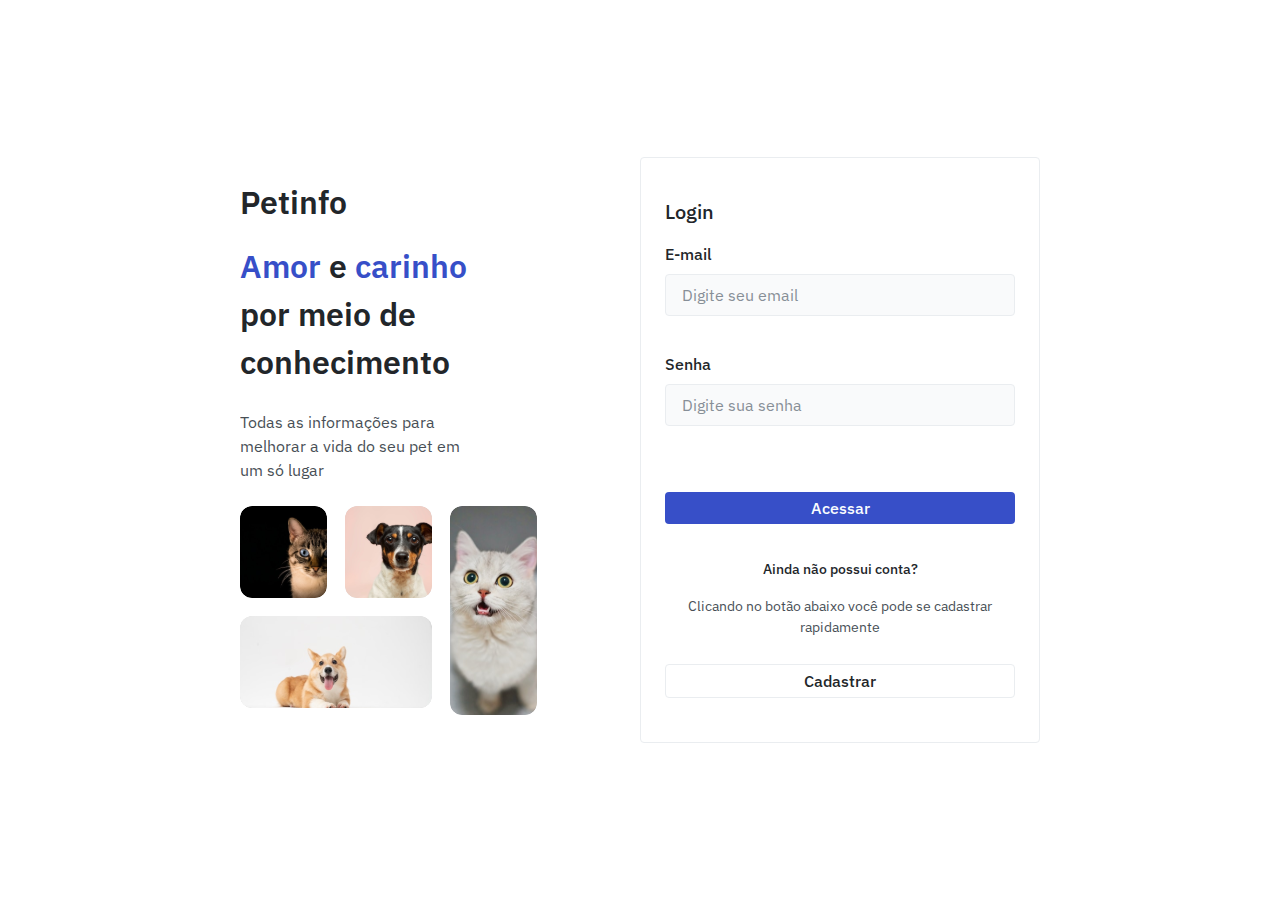
<file: index.html>
<!DOCTYPE html>
<html lang="en">
<head>
    <meta charset="UTF-8">
    <meta http-equiv="X-UA-Compatible" content="IE=edge">
    <meta name="viewport" content="width=device-width, initial-scale=1.0">

    <!-- CSS -->
    <link rel="stylesheet" href="./src/styles/reset.css" />
    <link rel="stylesheet" href="./src/styles/globalStyles.css" />
    <link rel="stylesheet" href="./src/styles/index.css" />

    <!-- FONTES -->
    <link rel="preconnect" href="https://fonts.googleapis.com" />
    <link rel="preconnect" href="https://fonts.gstatic.com" crossorigin />
    <link
      href="https://fonts.googleapis.com/css2?family=Inter:wght@100;200;300;400;500;600;700;800;900&display=swap"
      rel="stylesheet"
    />
    <link rel="preconnect" href="https://fonts.googleapis.com">
    <link rel="preconnect" href="https://fonts.gstatic.com" crossorigin>
    <link href="https://fonts.googleapis.com/css2?family=IBM+Plex+Sans:ital,wght@0,100;0,200;0,300;0,400;0,500;0,600;0,700;1,100;1,200;1,300;1,400;1,500;1,600;1,700&display=swap" rel="stylesheet">

    <title>Petinfo - Login</title>
</head>
<body>
    <main>
        <section class="titleInfo">
            <h2>Petinfo</h2>
            <p><span>Amor</span> e <span>carinho</span> por meio de conhecimento</p>
            <span>Todas as informações para melhorar a vida do seu pet em um só lugar</span>
            <div class="imageCluster">
                <img src="./src/assets/image/gato4.svg" alt="">
                <img src="./src/assets/image/dog2.svg" alt="">
                <img src="./src/assets/image/gato5.svg" alt="">
                <img class="last" src="./src/assets/image/dog3.svg" alt="">
            </div>
        </section>
        <form class="loginForm" action="">
            <h2>Login</h2>
            <label for="">E-mail</label>
            <input class="loginInput" name="email" id="email" type="email" placeholder="Digite seu email">
            <label for="">Senha</label>
            <input class="loginInput" name="password" id="password" type="password" placeholder="Digite sua senha">
            <button class="loginButton">Acessar</button>
            <section class="registerAction">
                <h2>Ainda não possui conta?</h2>
                <p>Clicando no botão abaixo você pode se cadastrar rapidamente</p>
                <button class="registerButton">Cadastrar</button>
            </section>
        </form>
    </main>
    <script type="module" src="./src/scripts/index.js"></script>
</body>
</html>
</file>
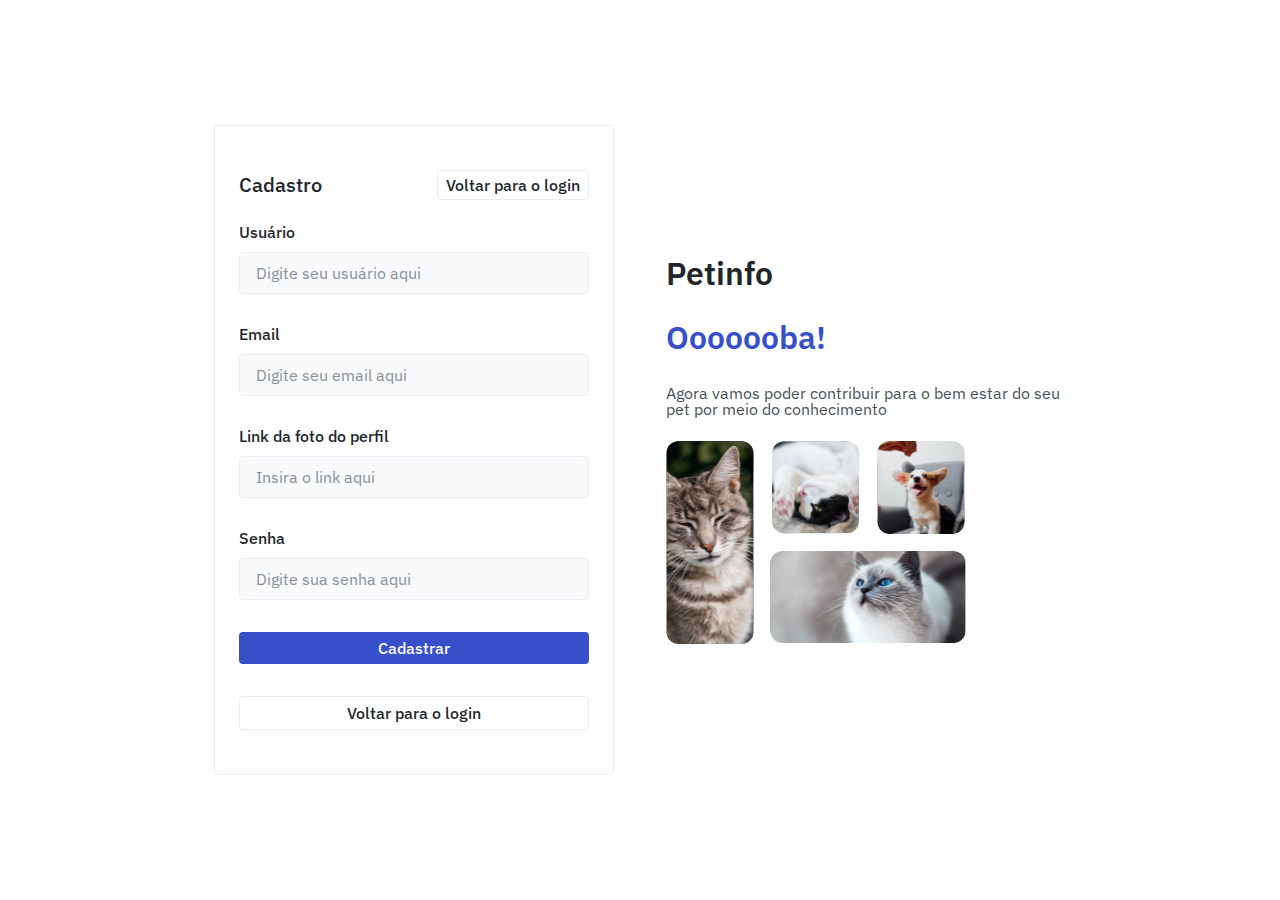
<file: src/pages/register.html>
<!DOCTYPE html>
<html lang="en">
<head>
    <meta charset="UTF-8">
    <meta http-equiv="X-UA-Compatible" content="IE=edge">
    <meta name="viewport" content="width=device-width, initial-scale=1.0">

    <!-- CSS -->
    <link rel="stylesheet" href="/src/styles/reset.css" />
    <link rel="stylesheet" href="/src/styles/globalStyles.css" />
    <link rel="stylesheet" href="/src/styles/register.css" />

    <!-- FONTES -->
    <link rel="preconnect" href="https://fonts.googleapis.com" />
    <link rel="preconnect" href="https://fonts.gstatic.com" crossorigin />
    <link
      href="https://fonts.googleapis.com/css2?family=Inter:wght@100;200;300;400;500;600;700;800;900&display=swap"
      rel="stylesheet"
    />
    <link rel="preconnect" href="https://fonts.googleapis.com">
    <link rel="preconnect" href="https://fonts.gstatic.com" crossorigin>
    <link href="https://fonts.googleapis.com/css2?family=IBM+Plex+Sans:ital,wght@0,100;0,200;0,300;0,400;0,500;0,600;0,700;1,100;1,200;1,300;1,400;1,500;1,600;1,700&display=swap" rel="stylesheet">

    <title>Petinfo - Cadastro</title>
</head>
<body>
    <main>
        <form class="registerForm" action="">
            <div>
                <h2>Cadastro</h2>
                <button class="loginPage">Voltar para o login</button>
            </div>
            <label for="">Usuário</label>
            <input class="registerInput" name="username" id="user" type="text" placeholder="Digite seu usuário aqui">
            <label for="">Email</label>
            <input class="registerInput" name="email" id="email" type="email" placeholder="Digite seu email aqui">
            <label for="">Link da foto do perfil</label>
            <input class="registerInput" name="avatar" id="image" type="text" placeholder="Insira o link aqui">
            <label for="">Senha</label>
            <input class="registerInput" name="password" id="password" type="password" placeholder="Digite sua senha aqui">
            <button class="registerUser">Cadastrar</button>
            <button class="loginPage" id="loginPageButton2" >Voltar para o login</button>
        </form>
        <section class="pageInfo">
            <h2>Petinfo</h2>
            <p>Ooooooba!</p>
            <span>Agora vamos poder contribuir para o bem estar do seu pet por meio do conhecimento</span>
            <div class="imageCluster">
                <img src="/src/assets/image/gato1.svg" alt="">
                <img src="/src/assets/image/gato2.svg" alt="">
                <img src="/src/assets/image/dog1.svg" alt="">
                <img class="last" src="/src/assets/image/gato3.svg" alt="">
            </div>
        </section>
    </main>
    <script type="module" src="/src/scripts/register.js"></script>
</body>
</html>
</file>
<file: src/styles/globalStyles.css>
:root {
    --brand100: hsl(230, 57%, 50%);
    --brand200: hsl(230, 68%, 54%);
    --gray100: hsl(210, 11%, 15%);
    --gray200: hsl(210, 10%, 23%);
    --gray300: hsl(210, 9%, 31%);
    --gray400: hsl(210, 7%, 56%);
    --gray500: hsl(210, 11%, 71%);
    --gray600: hsl(210, 16%, 93%);
    --gray700: hsl(210, 17%, 95%);
    --gray800: hsl(210, 17%, 98%);
    --gray900: hsl(200, 100%, 99%);
    --alert100: hsl(349, 57%, 50%);
    --alert200: hsl(349, 69%, 55%);
    --sucess100: hsl(162, 88%, 26%);
}

body {
  font-family: 'IBM Plex Sans', sans-serif;
}
</file>
<file: src/styles/index.css>
main{
    display: flex;
    flex-direction: row;
    align-items: center;
    justify-content: center;

    width: 100%;
    height: 100vh;
    max-height: 100%;

    background-color: #ffffff;
}

.titleInfo{
    display: flex;
    flex-direction: column;

    gap: 1.5rem;

    width: 25rem;
}

.titleInfo > h2{
    font-weight: 600;
    font-size: 2rem;
    color: var(--gray100)
}

.titleInfo > p{
    font-weight: 600;
    font-size: 2rem;
    line-height: 150%;
    color: var(--gray100);
    width: 60%;
}

.titleInfo > p > span{
    color: var(--brand100);
}

.titleInfo > span{
    font-weight: 400;
    font-size: 1rem;
    line-height: 150%;
    color: var(--gray300);
    width: 55%;
}

.imageCluster{
    display: flex;
    flex-direction: row;
    flex-wrap: wrap;

    width: 18.75rem;
    height: auto;

    gap: 1.125rem;
    position: relative;
}

.imageCluster > img{
    height: fit-content;
    width: fit-content;
    border-radius: 0.75rem;
}

.last{
    position: absolute;
    top: 6.875rem;
    left: 0;
}

.loginForm{
    display: flex;
    flex-direction: column;

    border: solid 1px var(--gray600);
    border-radius: 4px;

    width: 25rem;
    padding: 2.75rem 1.5rem;
    gap: 0.75rem;
}

.loginForm > h2{
    font-weight: 500;
    font-size: 1.25rem;
    color: var(--gray100);

    margin-bottom: 0.75rem;
}

.loginForm > label{
    font-weight: 500;
    font-size: 1rem;
    color: var(--gray100);
}

.loginForm > input{
    padding: 0.625rem 1rem;
    border-radius: 4px;
    border: 1px solid var(--gray600);
    background-color: var(--gray800);
    color: var(--gray100);
    font-size: 1rem;
    font-weight: 400;

    margin-bottom: 1.75rem;
}

.loginForm > input:focus{
    background-color: var(--gray900);
    border: 1px solid var(--gray100);
}

.loginForm > input::placeholder{
    color: var(--gray400);
    font-weight: 400;
    font-size: 1rem;
}

.loginForm > button {
    padding: 0.5rem 0;
    border-radius: 4px;
    background-color: var(--brand100);
    color: var(--gray900);
    font-weight: 500;
    font-size: 1rem;
    margin-bottom: 1.625rem;
    margin-top: 1.625rem;
}

.loginForm > button:hover{
    background-color: var(--brand200);
}

.registerAction{
    display: flex;
    flex-direction: column;
    align-items: center;
    justify-content: center;
    text-align: center;
}

.registerAction > h2{
    font-weight: 500;
    font-size: 0.875rem;
    color: var(--gray100);
    margin-bottom: 1.25rem;
}

.registerAction > p{
    font-weight: 400;
    font-size: 0.875rem;
    color: var(--gray300);
    line-height: 150%;
    margin-bottom: 1.625rem;
}

.registerAction > button{
    width: 100%;   
    background-color: #ffffff;
    border: 1px solid var(--gray600);
    border-radius: 4px;
    padding: 0.5rem 0;
    font-weight: 500;
    font-size: 1rem;
    color: var(--gray100);
}

.registerAction > button:hover{
    background-color: var(--gray800);
}
</file>
<file: src/styles/register.css>
main{
    display: flex;
    flex-direction: row;
    align-items: center;
    justify-content: center;

    width: 100%;
    height: 100vh;
    max-height: 100%;

    background-color: #ffffff;
}

.registerForm{
    display: flex;
    flex-direction: column;

    border: solid 1px var(--gray600);
    border-radius: 4px;

    width: 25rem;
    padding: 2.75rem 1.5rem;
    gap: 0.75rem;

    margin-right: 1.625rem;
}

.registerForm > div{
    display: flex;
    flex-direction: row;
    align-items: center;
    justify-content: space-between;
    margin-bottom: 0.75rem;
}

.registerForm > div > h2{
    font-weight: 500;
    font-size: 1.25rem;
    color: var(--gray100);
}

.registerForm > div > button{
    background-color: #ffffff;
    border: 1px solid var(--gray600);
    border-radius: 4px;
    padding: 0.375rem 0.5rem;
    font-weight: 500;
    font-size: 1rem;
    color: var(--gray100);
}

.registerForm > div > button:hover{
    background-color: var(--gray800);
}

.registerForm > label{
    font-weight: 500;
    font-size: 1rem;
    color: var(--gray100);
}

.registerForm > input{
    padding: 0.625rem 1rem;
    border-radius: 4px;
    border: 1px solid var(--gray600);
    background-color: var(--gray800);
    color: var(--gray100);
    font-size: 1rem;
    font-weight: 400;

    margin-bottom: 1.25rem;
}

.registerForm > input:focus{
    background-color: var(--gray900);
    border: 1px solid var(--gray100);
}

.registerForm > input::placeholder{
    color: var(--gray400);
    font-weight: 400;
    font-size: 1rem;
}

.registerUser{
    padding: 0.5rem 0;
    border-radius: 4px;
    background-color: var(--brand100);
    color: var(--gray900);
    font-weight: 500;
    font-size: 1rem;
    margin-bottom: 1.25rem;
}

.registerUser:hover{
    background-color: var(--brand200);
}

#loginPageButton2{
    width: 100%;   
    background-color: #ffffff;
    border: 1px solid var(--gray600);
    border-radius: 4px;
    padding: 0.5rem 0;
    font-weight: 500;
    font-size: 1rem;
    color: var(--gray100);
}

#loginPageButton2:hover{
    background-color: var(--gray800);
}

.pageInfo{
    display: flex;
    flex-direction: column;

    gap: 1.5rem;
    margin-left: 1.625rem;

    width: 25rem;
}

.pageInfo > h2{
    font-weight: 600;
    font-size: 2rem;
    color: var(--gray100)
}

.pageInfo > p {
    font-weight: 600;
    font-size: 2rem;
    line-height: 150%;
    color: var(--brand100);
    width: 60%;
}

.pageInfo > span {
    font-weight: 400;
    font-size: 1rem;
    color: var(--gray300);
}

.imageCluster{
    display: flex;
    flex-direction: row;
    flex-wrap: wrap;

    width: 18.75rem;
    height: auto;

    gap: 1.125rem;
    position: relative;
}

.imageCluster > img{
    height: fit-content;
    width: fit-content;
    border-radius: 0.75rem;
}

.last{
    position: absolute;
    right: 0;
    top: 6.875rem;
}
</file>
